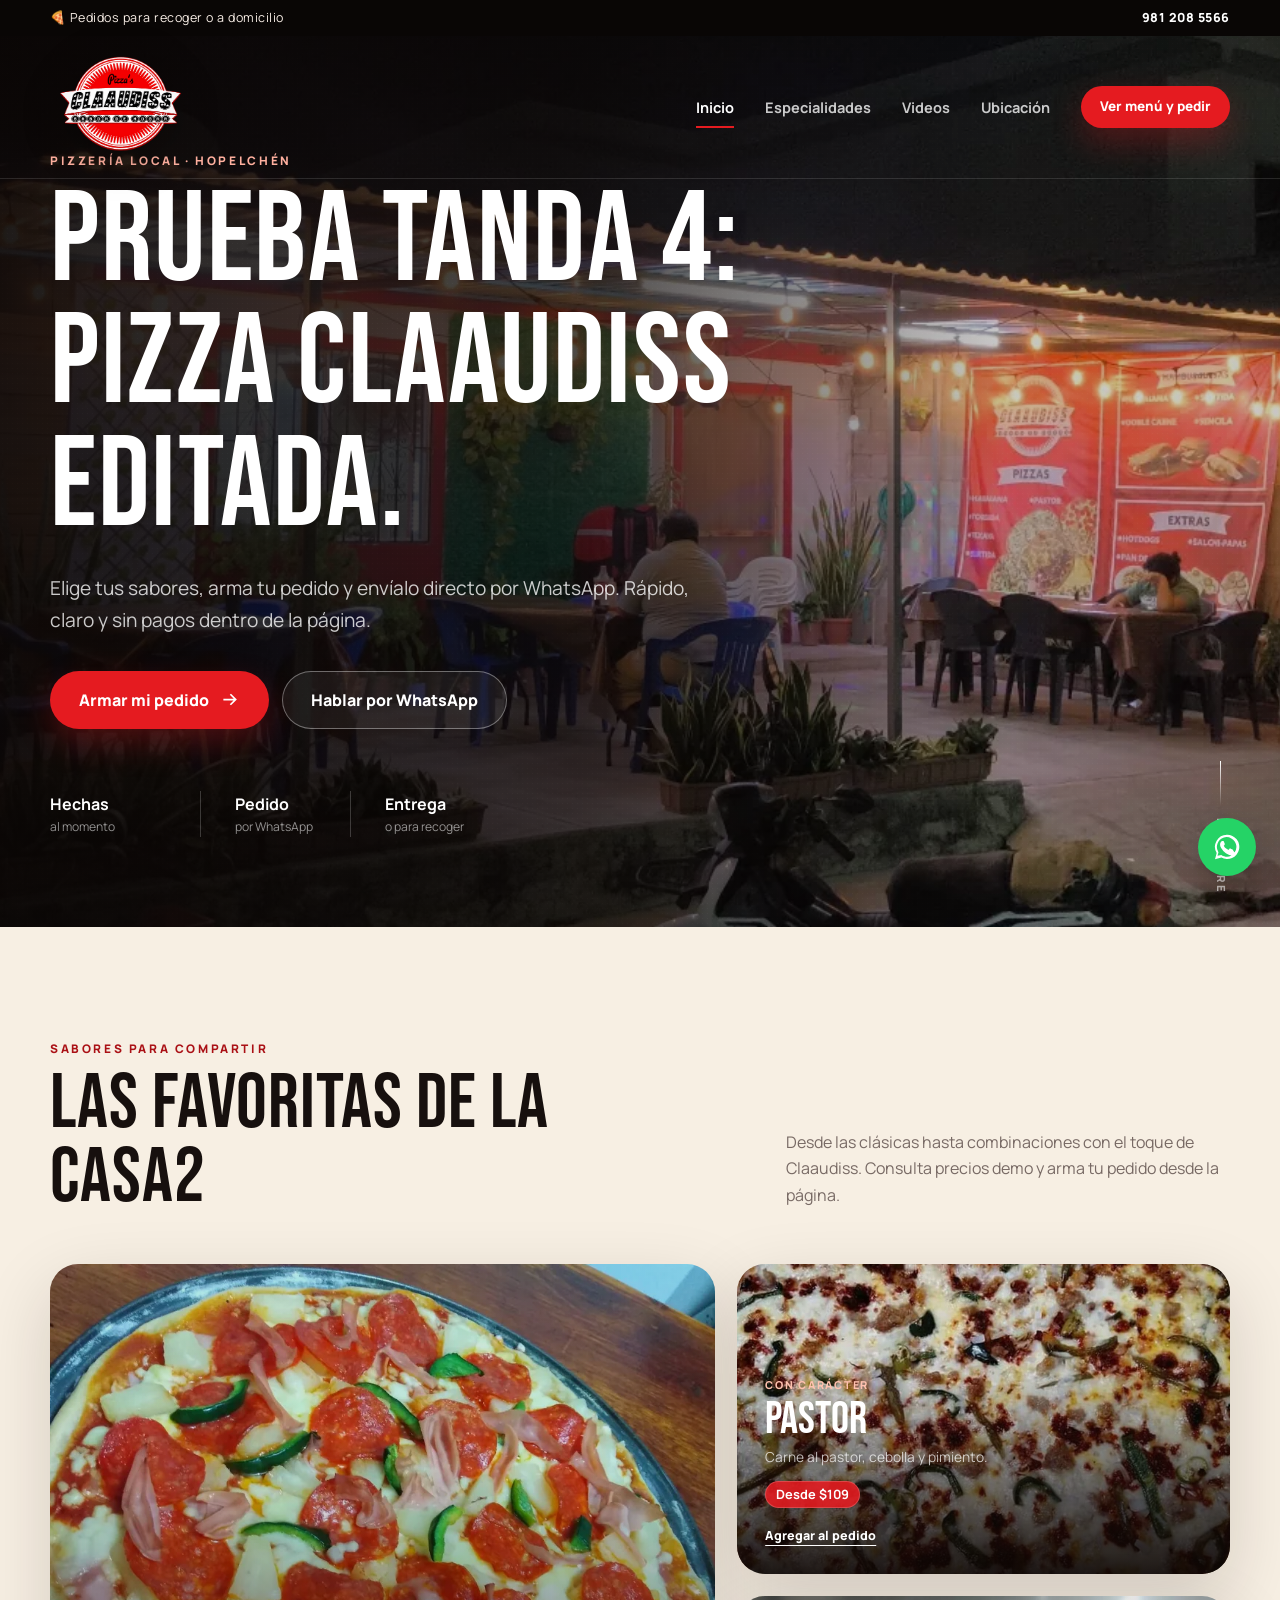
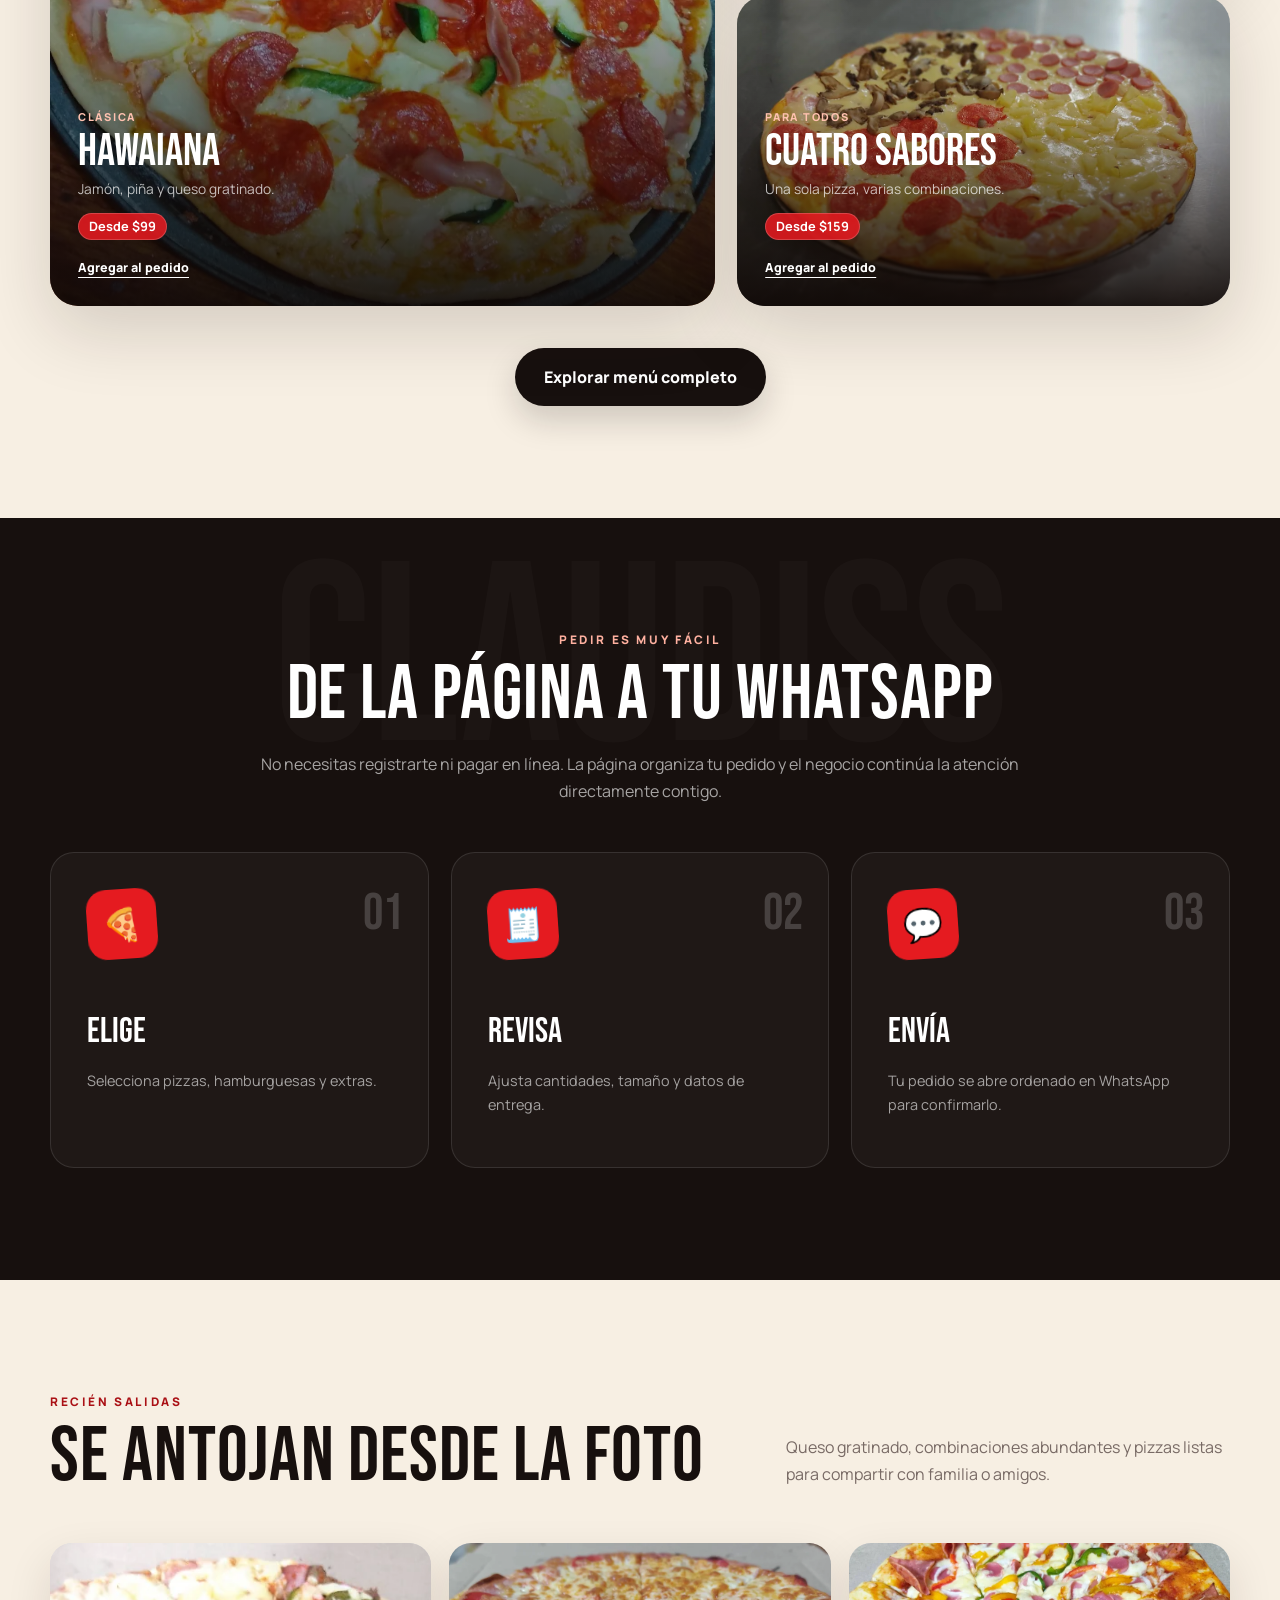
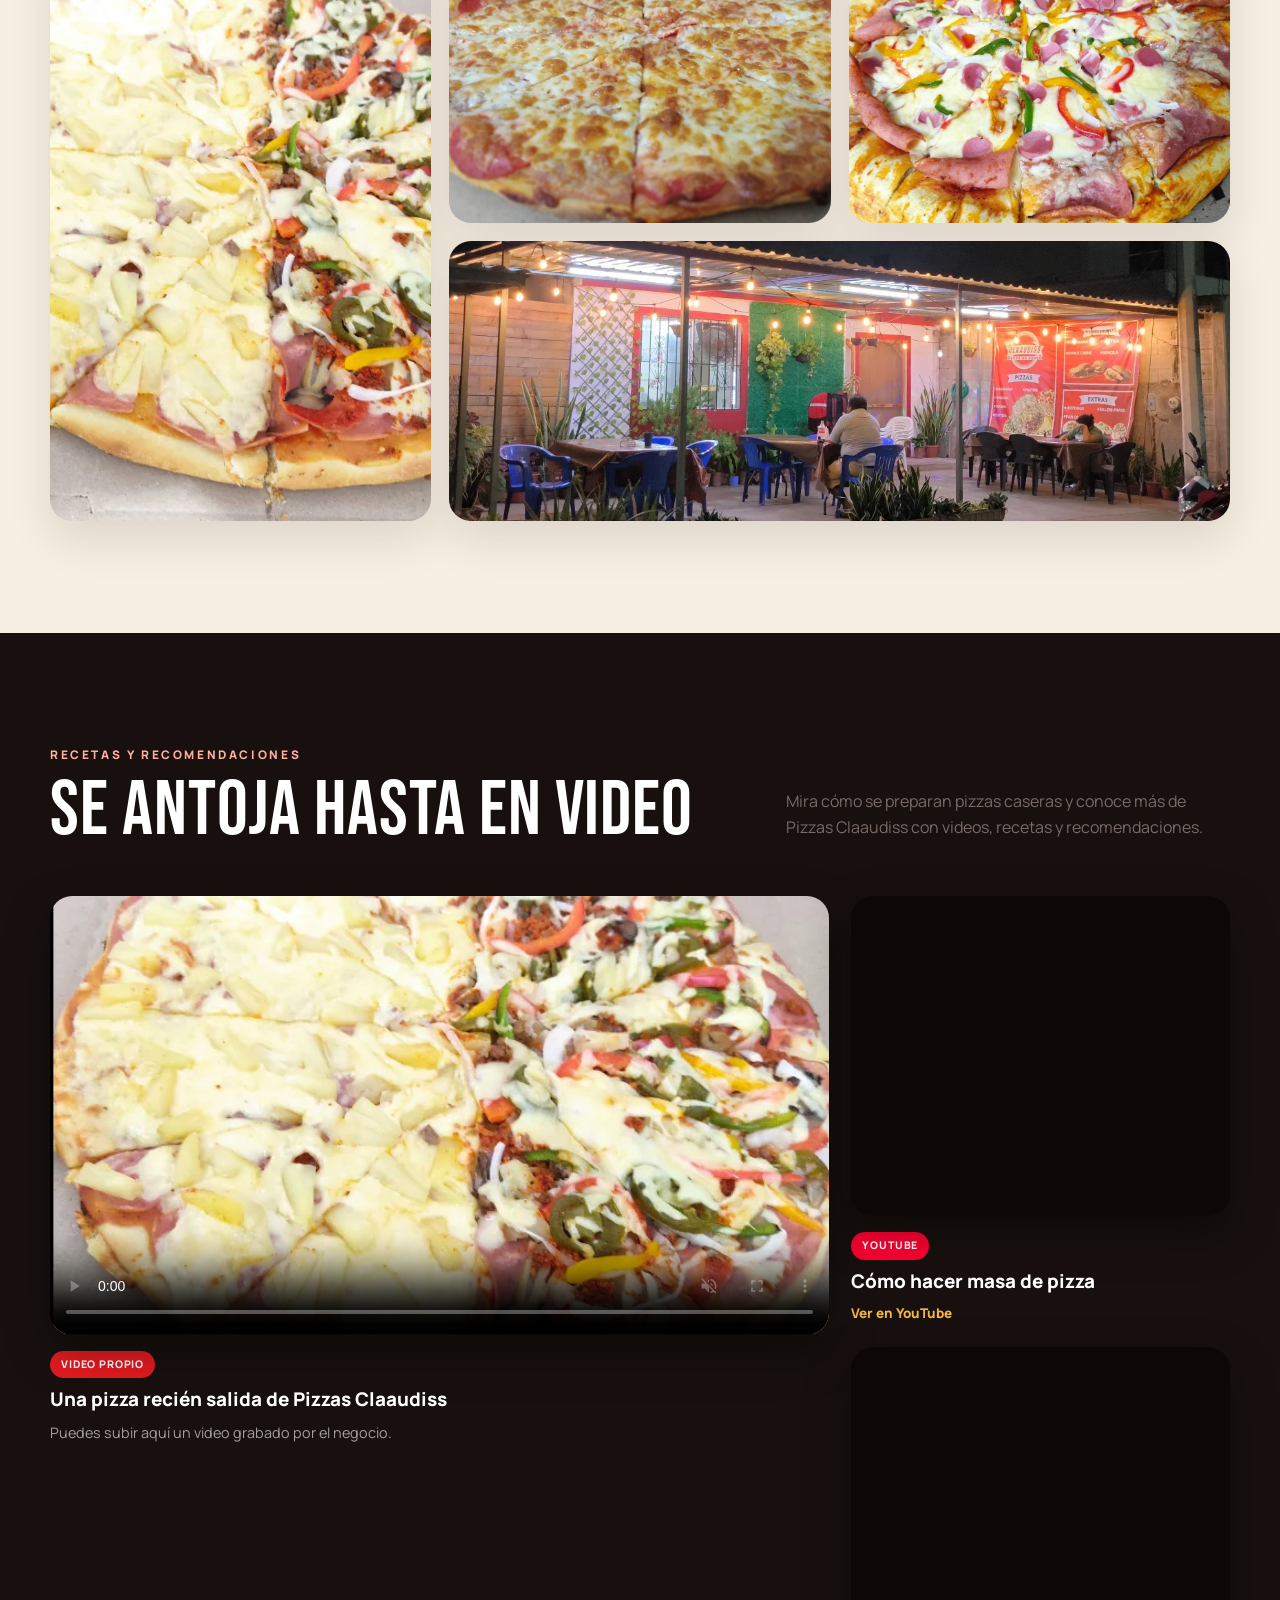
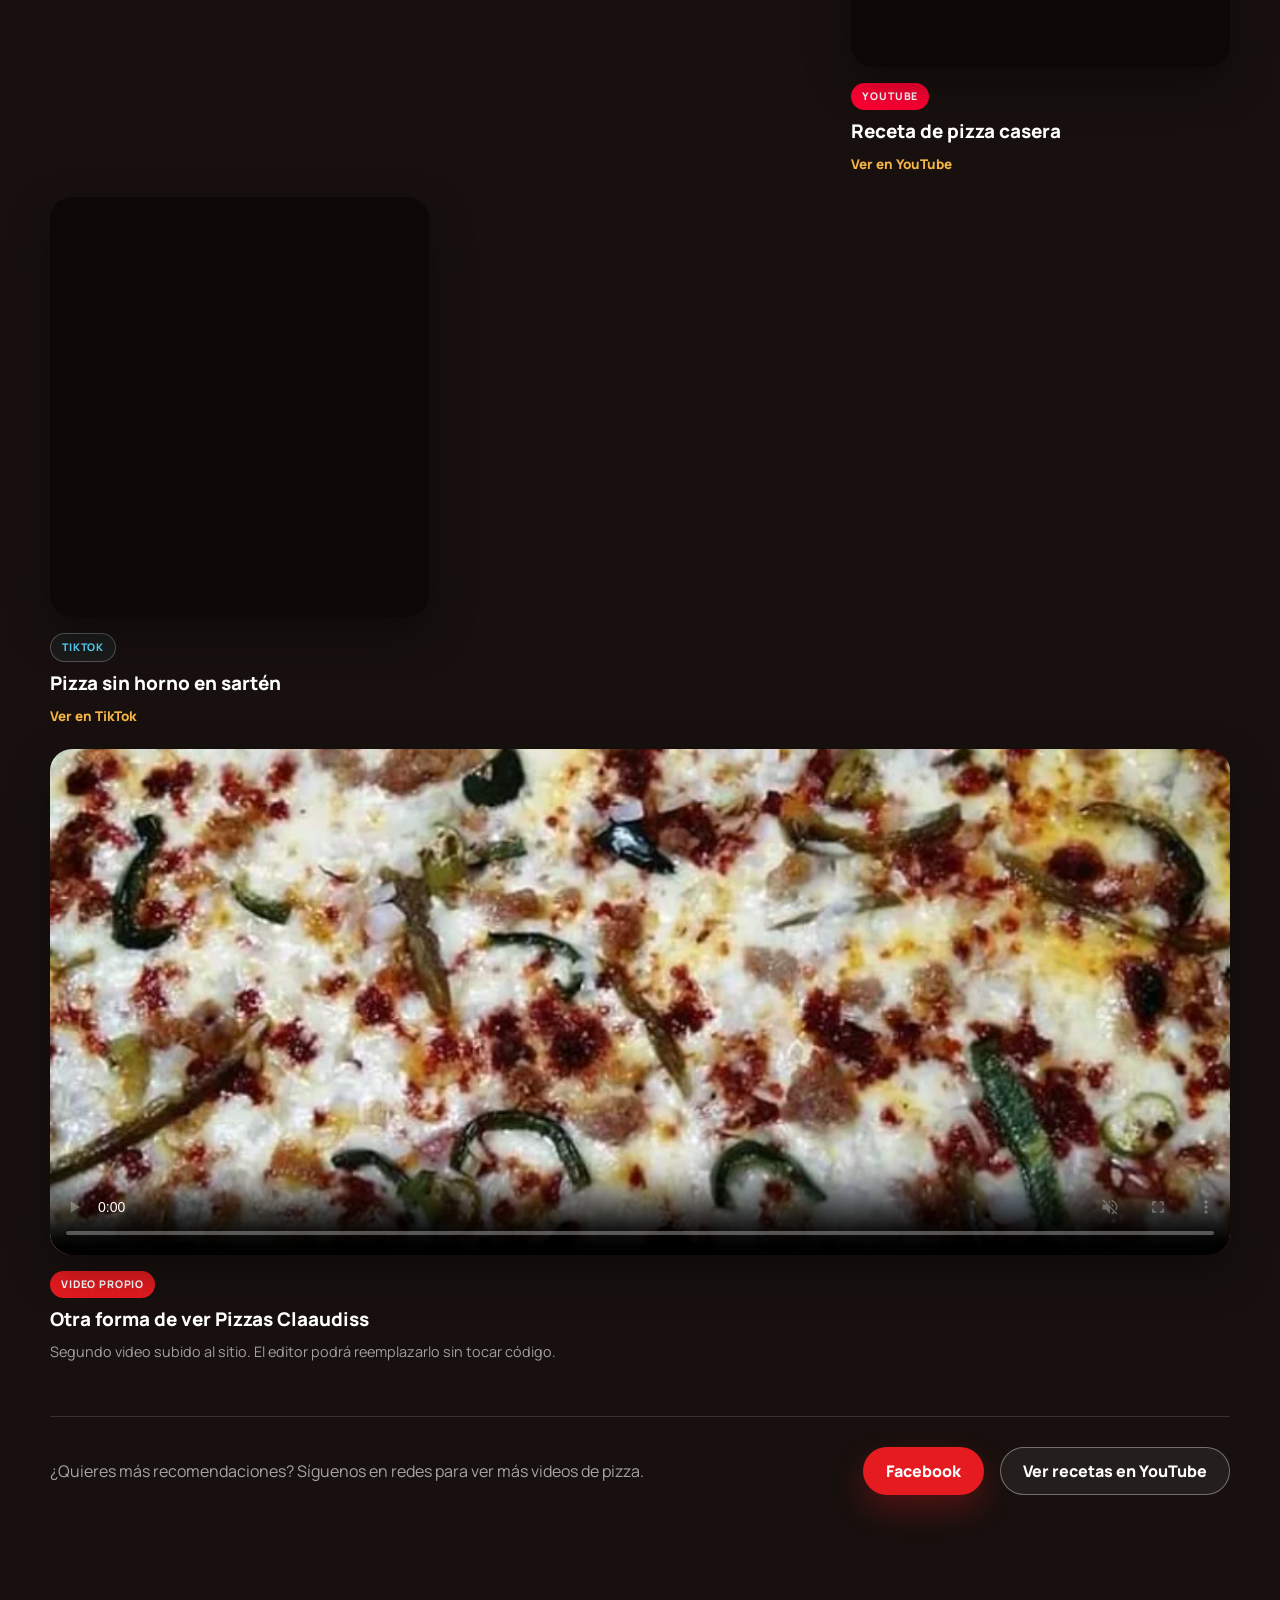
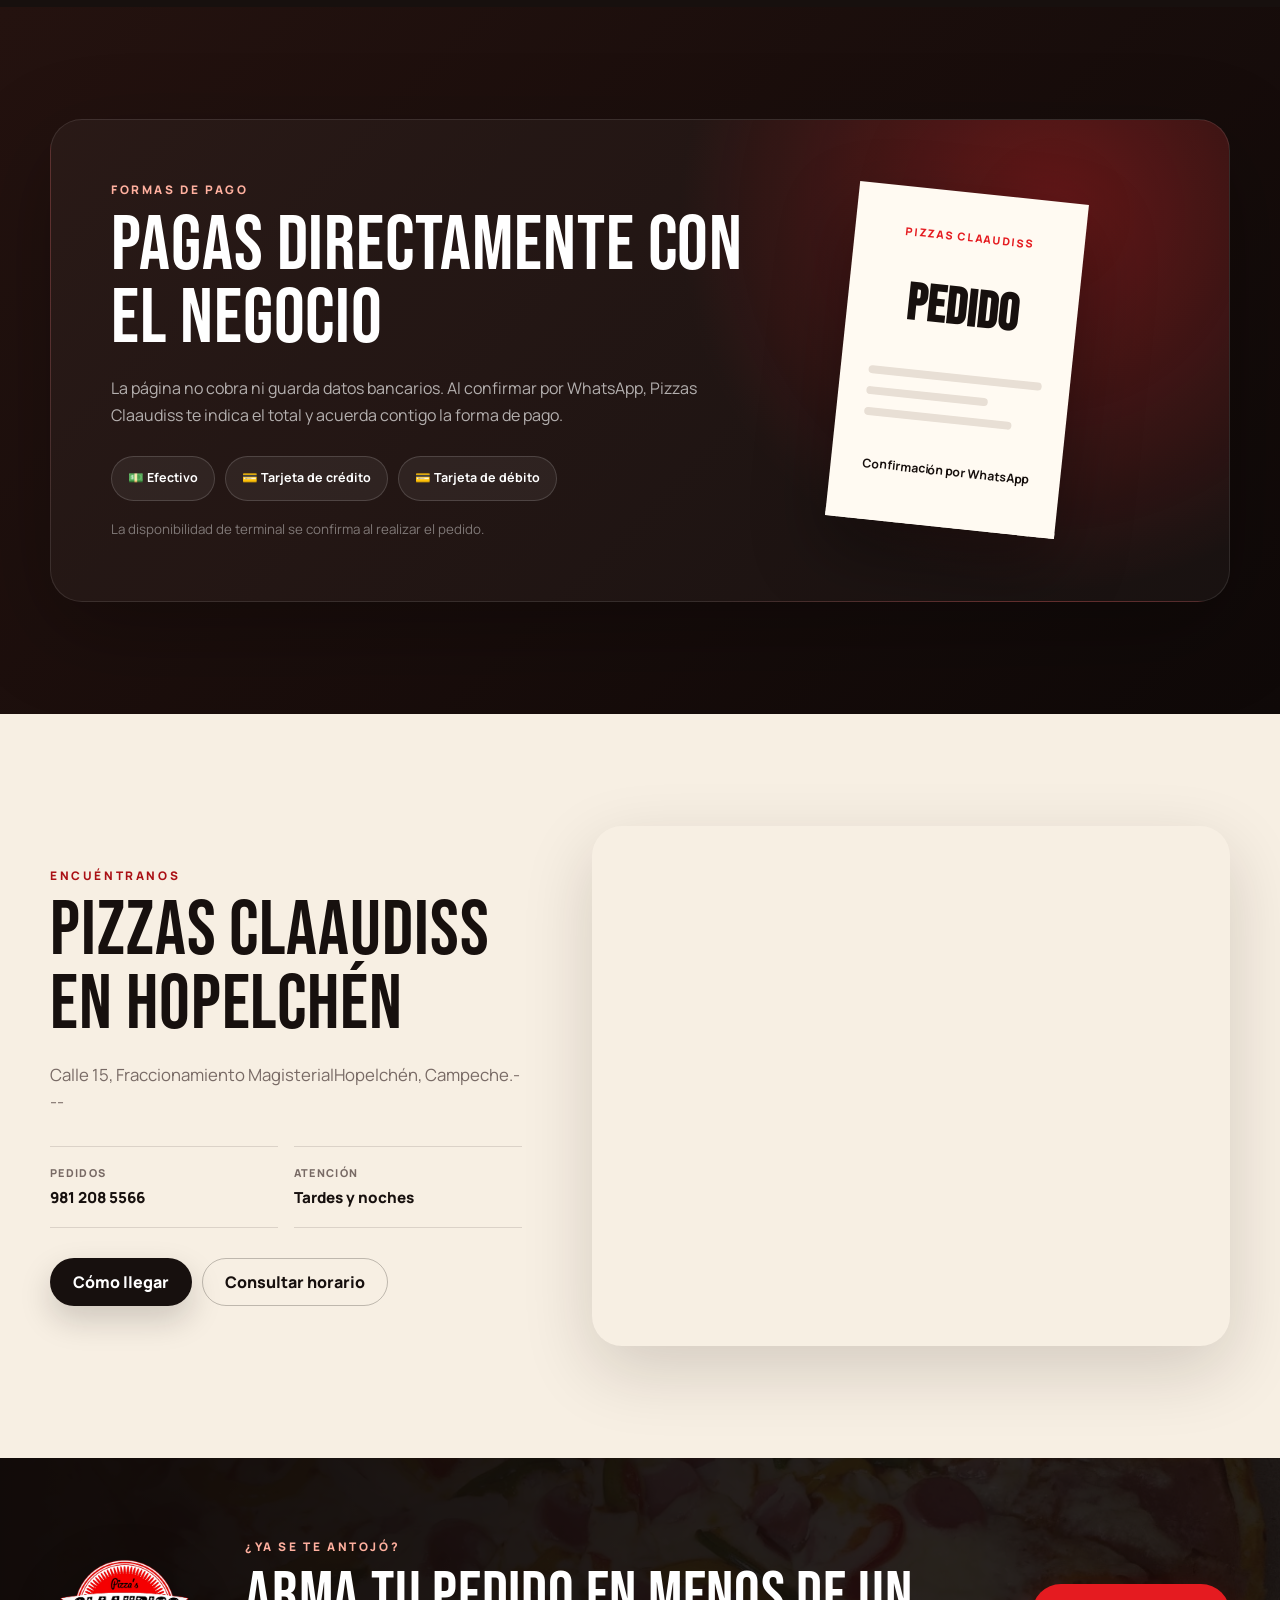
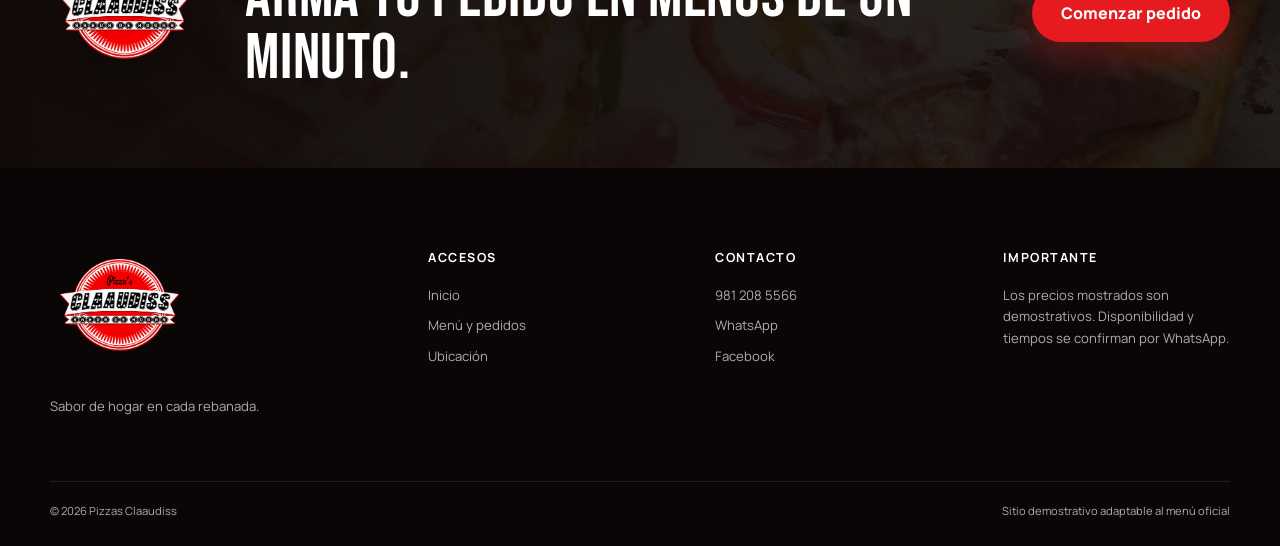
<file: index.html>
<!doctype html>
<html lang="es-MX"><head>
  <meta charset="utf-8">
  <meta name="viewport" content="width=device-width, initial-scale=1">
  <meta name="theme-color" content="#140d0b">
  <meta name="description" content="Pizzas Claaudiss en Hopelchén. Consulta el menú, arma tu pedido y envíalo directamente por WhatsApp.">
  <title>Pizzas Claaudiss | Sabor de hogar en Hopelchén</title>
  <link rel="icon" href="assets/img/favicon.png">
  <link rel="preconnect" href="https://fonts.googleapis.com">
  <link rel="preconnect" href="https://fonts.gstatic.com" crossorigin="">
  <link href="https://fonts.googleapis.com/css2?family=Bebas+Neue&amp;family=Manrope:wght@400;500;600;700;800&amp;display=swap" rel="stylesheet">
  <link rel="stylesheet" href="styles.css">
  <script defer="" src="site.js"></script>
  <script type="application/ld+json">
  {
    "@context": "https://schema.org",
    "@type": "PizzaPlace",
    "name": "Pizzas Claaudiss",
    "telephone": "+52 981 208 5566",
    "address": {
      "@type": "PostalAddress",
      "streetAddress": "Calle 15, Fraccionamiento Magisterial",
      "addressLocality": "Hopelchén",
      "addressRegion": "Campeche",
      "addressCountry": "MX"
    },
    "servesCuisine": ["Pizza", "Hamburguesas", "Comida rápida"],
    "hasMap": "https://www.google.com/maps/search/?api=1&query=19.750448,-89.8513169"
  }
  </script>
</head>
<body>
  <a class="skip-link" href="#contenido">Saltar al contenido</a>

  <div class="topbar">
    <div class="container topbar__inner">
      <span>🍕 Pedidos para recoger o a domicilio</span>
      <a href="tel:+5298128" data-eb-editable="link" data-eb-key="contact.phone">981 208 5566</a>
    </div>
  </div>

  <header class="site-header is-scrolled" id="inicio">
    <div class="container nav-wrap">
      <a class="brand" href="index.html" aria-label="Pizzas Claaudiss, inicio">
        <img src="assets/img/logo.webp" alt="Logotipo de Pizzas Claaudiss" data-eb-editable="image" data-eb-key="brand.logo">
      </a>
      <button class="nav-toggle" type="button" aria-expanded="false" aria-controls="main-nav" aria-label="Abrir menú">
        <span></span><span></span><span></span>
      </button>
      <nav class="main-nav" id="main-nav" aria-label="Navegación principal">
        <a class="is-active" href="index.html">Inicio</a>
        <a href="#especialidades">Especialidades</a>
        <a href="#videos">Videos</a>
        <a href="#ubicacion">Ubicación</a>
        <a class="btn btn--small btn--solid" href="menu.html">Ver menú y pedir</a>
      </nav>
    </div>
  </header>

  <main id="contenido">
    <section class="hero">
      <div class="hero__media" aria-hidden="true"></div>
      <div class="hero__grain" aria-hidden="true"></div>
      <div class="container hero__content reveal is-visible">
        <p class="eyebrow">Pizzería local · Hopelchén</p>
        <h1 data-eb-editable="text" data-eb-key="hero.title">Prueba Tanda 4: pizza claaudiss editada.</h1>
        <p class="hero__lead" data-eb-editable="text" data-eb-key="hero.subtitle">Elige tus sabores, arma tu pedido y envíalo directo por WhatsApp. Rápido, claro y sin pagos dentro de la página.</p>
        <div class="hero__actions">
          <a class="btn btn--solid btn--large" href="menu.html#nuevo-enlace-prueba" data-eb-editable="link" data-eb-key="hero.primary_button"><span>Armar mi pedido</span><svg viewBox="0 0 24 24" aria-hidden="true"><path d="M5 12h14M13 6l6 6-6 6"></path></svg></a>
          <a class="btn btn--ghost btn--large" href="https://wa.me/529812085566?text=Hola%20Pizzas%20Claaudiss%2C%20quisiera%20hacer%20un%20pedido." target="_blank" rel="noopener" data-eb-editable="link" data-eb-key="hero.whatsapp">Hablar por WhatsApp</a>
        </div>
        <div class="hero__proof">
          <div><strong>Hechas</strong><span>al momento</span></div>
          <div><strong>Pedido</strong><span>por WhatsApp</span></div>
          <div><strong>Entrega</strong><span>o para recoger</span></div>
        </div>
      </div>
      <a class="hero__scroll" href="#especialidades" aria-label="Bajar a especialidades"><span></span>Descubre</a>
    </section>

    <section class="section section--cream" id="especialidades">
      <div class="container">
        <div class="section-heading section-heading--split reveal is-visible">
          <div>
            <p class="eyebrow eyebrow--dark">Sabores para compartir</p>
            <h2 data-eb-editable="text" data-eb-key="features.heading">Las favoritas de la casa2</h2>
          </div>
          <p>Desde las clásicas hasta combinaciones con el toque de Claaudiss. Consulta precios demo y arma tu pedido desde la página.</p>
        </div>

        <div class="feature-grid">
          <article class="food-card food-card--wide reveal is-visible">
            <img src="assets/img/pizza-pepperoni-hawaiana.webp" alt="Pizza con pepperoni, jamón, piña y pimiento" loading="lazy">
            <div class="food-card__shade"></div>
            <div class="food-card__content">
              <span>Clásica</span>
              <h3>Hawaiana</h3>
              <p>Jamón, piña y queso gratinado.</p>
              <strong class="food-card__price">Desde $99</strong>
              <a href="menu.html#pizzas">Agregar al pedido</a>
            </div>
          </article>
          <article class="food-card reveal is-visible">
            <img src="assets/img/pizza-pastor.webp" alt="Pizza con carne al pastor y pimientos" loading="lazy">
            <div class="food-card__shade"></div>
            <div class="food-card__content">
              <span>Con carácter</span>
              <h3>Pastor</h3>
              <p>Carne al pastor, cebolla y pimiento.</p>
              <strong class="food-card__price">Desde $109</strong>
              <a href="menu.html#pizzas">Agregar al pedido</a>
            </div>
          </article>
          <article class="food-card reveal is-visible">
            <img src="assets/img/pizza-cuatro-sabores.webp" alt="Pizza dividida en cuatro sabores" loading="lazy">
            <div class="food-card__shade"></div>
            <div class="food-card__content">
              <span>Para todos</span>
              <h3>Cuatro sabores</h3>
              <p>Una sola pizza, varias combinaciones.</p>
              <strong class="food-card__price">Desde $159</strong>
              <a href="menu.html#pizzas">Agregar al pedido</a>
            </div>
          </article>
        </div>

        <div class="center-action reveal is-visible">
          <a class="btn btn--dark btn--large" href="menu.html">Explorar menú completo</a>
        </div>
      </div>
    </section>

    <section class="section section--dark process-section">
      <div class="container">
        <div class="section-heading section-heading--center reveal is-visible">
          <p class="eyebrow">Pedir es muy fácil</p>
          <h2>De la página a tu WhatsApp</h2>
          <p>No necesitas registrarte ni pagar en línea. La página organiza tu pedido y el negocio continúa la atención directamente contigo.</p>
        </div>
        <div class="steps">
          <article class="step reveal is-visible">
            <span class="step__number">01</span>
            <div class="step__icon">🍕</div>
            <h3>Elige</h3>
            <p>Selecciona pizzas, hamburguesas y extras.</p>
          </article>
          <article class="step reveal is-visible">
            <span class="step__number">02</span>
            <div class="step__icon">🧾</div>
            <h3>Revisa</h3>
            <p>Ajusta cantidades, tamaño y datos de entrega.</p>
          </article>
          <article class="step reveal is-visible">
            <span class="step__number">03</span>
            <div class="step__icon">💬</div>
            <h3>Envía</h3>
            <p>Tu pedido se abre ordenado en WhatsApp para confirmarlo.</p>
          </article>
        </div>
      </div>
    </section>

    <section class="section section--cream gallery-section">
      <div class="container">
        <div class="section-heading section-heading--split reveal is-visible">
          <div>
            <p class="eyebrow eyebrow--dark">Recién salidas</p>
            <h2>Se antojan desde la foto</h2>
          </div>
          <p>Queso gratinado, combinaciones abundantes y pizzas listas para compartir con familia o amigos.</p>
        </div>
        <div class="gallery">
          <figure class="gallery__item gallery__item--tall reveal is-visible"><img src="assets/img/pizza-mitad-mitad.webp" alt="Pizza mitad hawaiana y mitad especial" loading="lazy"></figure>
          <figure class="gallery__item reveal is-visible"><img src="assets/img/pizza-queso.webp" alt="Pizza de queso gratinado" loading="lazy"></figure>
          <figure class="gallery__item reveal is-visible"><img src="assets/img/pizza-mixta.webp" alt="Pizza mixta con jamón, salchicha y pimientos" loading="lazy"></figure>
          <figure class="gallery__item gallery__item--wide reveal is-visible"><img src="assets/img/local.webp" alt="Área de atención de Pizzas Claaudiss por la noche" loading="lazy"></figure>
        </div>
      </div>
    </section>

    <section class="section section--dark video-section" id="videos">
      <div class="container">
        <div class="section-heading section-heading--split reveal is-visible">
          <div>
            <p class="eyebrow">Recetas y recomendaciones</p>
            <h2 data-eb-editable="text" data-eb-key="video.heading" data-eb-role="title" data-eb-kind="heading" data-eb-section="video">Se antoja hasta en video</h2>
          </div>
          <p data-eb-editable="text" data-eb-key="video.description" data-eb-role="paragraph" data-eb-kind="description" data-eb-section="video">Mira cómo se preparan pizzas caseras y conoce más de Pizzas Claaudiss con videos, recetas y recomendaciones.</p>
        </div>

        <div class="video-grid">
          <article class="video-card video-card--main">
            <div class="video-frame">
              <video controls="" muted="" playsinline="" preload="metadata" poster="assets/img/pizza-mitad-mitad.webp" data-eb-editable="video_stream" data-eb-key="video.hero.file" data-eb-role="video" data-eb-kind="stream" data-eb-section="video" data-eb-aspect-ratio="16 / 9">
                <source src="assets/videos/pizza-closeup.mp4" type="video/mp4">
                Tu navegador no puede reproducir este video.
              </video>
              <img src="assets/img/pizza-mitad-mitad.webp" alt="Póster del video de pizza" data-eb-future="video_poster" data-eb-key="video.hero.poster" data-eb-role="poster" data-eb-kind="poster" data-eb-section="video" loading="lazy">
            </div>
            <div class="video-card__copy">
              <span class="video-tag">Video propio</span>
              <h3 data-eb-editable="text" data-eb-key="video.hero.title" data-eb-role="title" data-eb-kind="title" data-eb-section="video">Una pizza recién salida de Pizzas Claaudiss</h3>
              <p data-eb-editable="text" data-eb-key="video.hero.caption" data-eb-role="paragraph" data-eb-kind="caption" data-eb-section="video">Puedes subir aquí un video grabado por el negocio.</p>
            </div>
          </article>

          <article class="video-card">
            <div class="video-frame">
              <div data-eb-editable="video_embed" data-eb-key="video.embed.mass" data-eb-role="video" data-eb-kind="embed" data-eb-section="video" data-eb-value="%7B%22kind%22%3A%22video_embed%22%2C%22provider%22%3A%22youtube%22%2C%22url%22%3A%22https%3A%2F%2Fwww.youtube.com%2Fwatch%3Fv%3DTsDNMnly-Cc%22%2C%22title%22%3A%22C%C3%B3mo%20hacer%20masa%20de%20pizza%22%2C%22poster_url%22%3A%22%22%2C%22aspect_ratio%22%3A%2216%20%2F%209%22%2C%22autoplay%22%3Afalse%2C%22muted%22%3Afalse%2C%22loop%22%3Afalse%2C%22controls%22%3Atrue%7D">
                <iframe src="https://www.youtube.com/embed/TsDNMnly-Cc" title="Cómo hacer masa de pizza" loading="lazy" allow="accelerometer; autoplay; clipboard-write; encrypted-media; gyroscope; picture-in-picture; web-share" allowfullscreen=""></iframe>
              </div>
            </div>
            <div class="video-card__copy">
              <span class="video-tag video-tag--yt">YouTube</span>
              <h3 data-eb-editable="text" data-eb-key="video.embed.mass.title" data-eb-role="title" data-eb-kind="title" data-eb-section="video">Cómo hacer masa de pizza</h3>
              <a class="video-link" data-eb-editable="link" data-eb-key="video.embed.mass.url" data-eb-role="cta" data-eb-kind="embed" data-eb-section="video" href="https://www.youtube.com/watch?v=TsDNMnly-Cc" target="_blank" rel="noopener">Ver en YouTube</a>
            </div>
          </article>

          <article class="video-card">
            <div class="video-frame">
              <div data-eb-editable="video_embed" data-eb-key="video.embed.recipe" data-eb-role="video" data-eb-kind="embed" data-eb-section="video" data-eb-value="%7B%22kind%22%3A%22video_embed%22%2C%22provider%22%3A%22youtube%22%2C%22url%22%3A%22https%3A%2F%2Fwww.youtube.com%2Fwatch%3Fv%3DcrdtrzZj3fo%22%2C%22title%22%3A%22Receta%20de%20pizza%20casera%22%2C%22poster_url%22%3A%22%22%2C%22aspect_ratio%22%3A%2216%20%2F%209%22%2C%22autoplay%22%3Afalse%2C%22muted%22%3Afalse%2C%22loop%22%3Afalse%2C%22controls%22%3Atrue%7D">
                <iframe src="https://www.youtube.com/embed/crdtrzZj3fo" title="Receta de pizza casera" loading="lazy" allow="accelerometer; autoplay; clipboard-write; encrypted-media; gyroscope; picture-in-picture; web-share" allowfullscreen=""></iframe>
              </div>
            </div>
            <div class="video-card__copy">
              <span class="video-tag video-tag--yt">YouTube</span>
              <h3 data-eb-editable="text" data-eb-key="video.embed.recipe.title" data-eb-role="title" data-eb-kind="title" data-eb-section="video">Receta de pizza casera</h3>
              <a class="video-link" data-eb-editable="link" data-eb-key="video.embed.recipe.url" data-eb-role="cta" data-eb-kind="embed" data-eb-section="video" href="https://www.youtube.com/watch?v=crdtrzZj3fo" target="_blank" rel="noopener">Ver en YouTube</a>
            </div>
          </article>

          <article class="video-card">
            <div class="video-frame video-frame--tall">
              <div data-eb-editable="video_embed" data-eb-key="video.embed.tiktok" data-eb-role="video" data-eb-kind="embed" data-eb-section="video" data-eb-value="%7B%22kind%22%3A%22video_embed%22%2C%22provider%22%3A%22external%22%2C%22url%22%3A%22https%3A%2F%2Fwww.tiktok.com%2F%40beatrizcontreras31%2Fvideo%2F7523395747539143967%22%2C%22title%22%3A%22Pizza%20sin%20horno%20en%20sart%C3%A9n%22%2C%22poster_url%22%3A%22%22%2C%22aspect_ratio%22%3A%229%20%2F%2016%22%2C%22autoplay%22%3Afalse%2C%22muted%22%3Afalse%2C%22loop%22%3Afalse%2C%22controls%22%3Atrue%7D">
                <iframe src="https://www.tiktok.com/embed/v2/7523395747539143967" title="Pizza sin horno en TikTok" loading="lazy" allowfullscreen=""></iframe>
              </div>
            </div>
            <div class="video-card__copy">
              <span class="video-tag video-tag--tt">TikTok</span>
              <h3 data-eb-editable="text" data-eb-key="video.embed.tiktok.title" data-eb-role="title" data-eb-kind="title" data-eb-section="video">Pizza sin horno en sartén</h3>
              <a class="video-link" data-eb-editable="link" data-eb-key="video.embed.tiktok.url" data-eb-role="cta" data-eb-kind="embed" data-eb-section="video" href="https://www.tiktok.com/@beatrizcontreras31/video/7523395747539143967" target="_blank" rel="noopener">Ver en TikTok</a>
            </div>
          </article>

          <article class="video-card video-card--wide">
            <div class="video-frame video-frame--wide">
              <video controls="" muted="" playsinline="" preload="metadata" poster="assets/img/pizza-pastor.webp" data-eb-editable="video_stream" data-eb-key="video.extra.file" data-eb-role="video" data-eb-kind="stream" data-eb-section="video" data-eb-aspect-ratio="16 / 9">
                <source src="assets/videos/pizza-pepperoni.mp4" type="video/mp4">
                Tu navegador no puede reproducir este video.
              </video>
              <img src="assets/img/pizza-pastor.webp" alt="Póster del segundo video" data-eb-future="video_poster" data-eb-key="video.extra.poster" data-eb-role="poster" data-eb-kind="poster" data-eb-section="video" loading="lazy">
            </div>
            <div class="video-card__copy">
              <span class="video-tag">Video propio</span>
              <h3 data-eb-editable="text" data-eb-key="video.extra.title" data-eb-role="title" data-eb-kind="title" data-eb-section="video">Otra forma de ver Pizzas Claaudiss</h3>
              <p data-eb-editable="text" data-eb-key="video.extra.caption" data-eb-role="paragraph" data-eb-kind="caption" data-eb-section="video">Segundo video subido al sitio. El editor podrá reemplazarlo sin tocar código.</p>
            </div>
          </article>
        </div>

        <div class="video-cta">
          <p data-eb-editable="text" data-eb-key="video.footer_note" data-eb-role="paragraph" data-eb-kind="note" data-eb-section="video">¿Quieres más recomendaciones? Síguenos en redes para ver más videos de pizza.</p>
          <a class="btn btn--solid" data-eb-editable="link" data-eb-key="video.social_facebook" data-eb-role="cta" data-eb-kind="social" data-eb-section="video" href="https://www.facebook.com/p/Pizzas-Claaudiss-100063816780151/" target="_blank" rel="noopener">Facebook</a>
          <a class="btn btn--ghost" data-eb-editable="link" data-eb-key="video.social_youtube" data-eb-role="cta" data-eb-kind="social" data-eb-section="video" href="https://www.youtube.com/results?search_query=pizza+casera" target="_blank" rel="noopener">Ver recetas en YouTube</a>
        </div>
      </div>
    </section>

    <section class="section payment-section">
      <div class="container payment-card reveal is-visible">
        <div class="payment-card__content">
          <p class="eyebrow">Formas de pago</p>
          <h2>Pagas directamente con el negocio</h2>
          <p>La página no cobra ni guarda datos bancarios. Al confirmar por WhatsApp, Pizzas Claaudiss te indica el total y acuerda contigo la forma de pago.</p>
          <div class="payment-pills" aria-label="Métodos de pago aceptados">
            <span>💵 Efectivo</span>
            <span>💳 Tarjeta de crédito</span>
            <span>💳 Tarjeta de débito</span>
          </div>
          <small>La disponibilidad de terminal se confirma al realizar el pedido.</small>
        </div>
        <div class="payment-card__visual" aria-hidden="true">
          <div class="receipt">
            <span>PIZZAS CLAAUDISS</span>
            <strong>PEDIDO</strong>
            <i></i><i></i><i></i>
            <b>Confirmación por WhatsApp</b>
          </div>
        </div>
      </div>
    </section>

    <section class="section section--cream" id="ubicacion">
      <div class="container location-grid">
        <div class="location-copy reveal is-visible">
          <p class="eyebrow eyebrow--dark">Encuéntranos</p>
          <h2>Pizzas Claaudiss en Hopelchén</h2>
          <p class="location-address" data-eb-editable="text" data-eb-key="contact.address">Calle 15, Fraccionamiento MagisterialHopelchén, Campeche.---</p>
          <div class="location-info">
            <div><span>Pedidos</span><a href="tel:+5298128" data-eb-editable="link" data-eb-key="contact.phone">981 208 5566</a></div>
            <div><span>Atención</span><strong>Tardes y noches</strong></div>
          </div>
          <div class="location-actions">
            <a class="btn btn--dark" href="https://www.google.com/maps/dir/?api=1&amp;destination=19.750448,-89.8513169" target="_blank" rel="noopener">Cómo llegar</a>
            <a class="btn btn--outline-dark" href="https://wa.me/529812085566?text=Hola%20Pizzas%20Claaudiss%2C%20quisiera%20consultar%20el%20horario%20de%20hoy." target="_blank" rel="noopener">Consultar horario</a>
          </div>
        </div>
        <div class="map-card reveal is-visible">
          <iframe src="https://www.google.com/maps/embed?pb=!1m18!1m12!1m3!1d938.7776915849759!2d-89.8513169!3d19.750448!2m3!1f0!2f0!3f0!3m2!1i1024!2i768!4f13.1!3m3!1m2!1s0x8f57fbfd2d07350f%3A0x61b3d250457af734!2sPizzas%20Claaudiss!5e0!3m2!1ses-419!2smx!4v1784488268547!5m2!1ses-419!2smx" width="600" height="450" style="border:0;" allowfullscreen="" loading="lazy" referrerpolicy="strict-origin-when-cross-origin" title="Mapa de Pizzas Claaudiss"></iframe>
        </div>
      </div>
    </section>

    <section class="final-cta">
      <div class="final-cta__bg" aria-hidden="true"></div>
      <div class="container final-cta__content reveal is-visible">
        <img src="assets/img/logo.webp" alt="" aria-hidden="true">
        <div>
          <p class="eyebrow">¿Ya se te antojó?</p>
          <h2>Arma tu pedido en menos de un minuto.</h2>
        </div>
        <a class="btn btn--solid btn--large" href="menu.html">Comenzar pedido</a>
      </div>
    </section>
  </main>

  <footer class="footer">
    <div class="container footer__grid">
      <div class="footer__brand">
        <img src="assets/img/logo.webp" alt="Pizzas Claaudiss">
        <p>Sabor de hogar en cada rebanada.</p>
      </div>
      <div>
        <h3>Accesos</h3>
        <a href="index.html">Inicio</a>
        <a href="menu.html">Menú y pedidos</a>
        <a href="#ubicacion">Ubicación</a>
      </div>
      <div>
        <h3>Contacto</h3>
        <a href="tel:+5298128" data-eb-editable="link" data-eb-key="contact.phone">981 208 5566</a>
        <a href="https://wa.me/529812085566" target="_blank" rel="noopener">WhatsApp</a>
        <a href="https://www.facebook.com/p/Pizzas-Claaudiss-100063816780151/" target="_blank" rel="noopener">Facebook</a>
      </div>
      <div>
        <h3>Importante</h3>
        <p>Los precios mostrados son demostrativos. Disponibilidad y tiempos se confirman por WhatsApp.</p>
      </div>
    </div>
    <div class="container footer__bottom">
      <span>© <span data-current-year="">2026</span> Pizzas Claaudiss</span>
      <span>Sitio demostrativo adaptable al menú oficial</span>
    </div>
  </footer>

  <a class="wa-float" href="https://wa.me/529812085566?text=Hola%20Pizzas%20Claaudiss%2C%20quisiera%20hacer%20un%20pedido." target="_blank" rel="noopener" aria-label="Escribir por WhatsApp">
    <svg viewBox="0 0 32 32" aria-hidden="true"><path d="M16 3a12.8 12.8 0 0 0-11 19.4L3.2 29l6.8-1.8A12.9 12.9 0 1 0 16 3Zm0 23.3c-2 0-4-.6-5.7-1.6l-.4-.2-4 .9 1-3.9-.3-.4A10.4 10.4 0 1 1 16 26.3Zm5.7-7.8c-.3-.2-1.8-.9-2.1-1-.3-.1-.5-.2-.7.2-.2.3-.8 1-.9 1.2-.2.2-.4.2-.7.1-2-.9-3.3-1.7-4.6-4-.3-.6.3-.5.9-1.7.1-.2 0-.5 0-.7l-1-2.4c-.3-.6-.6-.5-.9-.5H11c-.3 0-.7.1-1 .5-.4.4-1.4 1.4-1.4 3.4 0 2 1.5 4 1.7 4.3.2.3 2.9 4.4 7 6.2 2.6 1.1 3.6 1.2 4.9 1 1.5-.2 1.8-.9 2-1.7.2-.8.2-1.5.1-1.7-.1-.2-.3-.3-.6-.4Z"></path></svg>
  </a>


</body></html>
</file>
<file: styles.css>
:root {
  --ink: #17100e;
  --ink-soft: #33231f;
  --cream: #f7efe3;
  --cream-2: #fffaf2;
  --paper: #fffdf9;
  --red: #e51b20;
  --red-deep: #aa1015;
  --gold: #f4b544;
  --green: #1fa855;
  --muted: #786a65;
  --line: rgba(36, 22, 18, .13);
  --shadow: 0 24px 70px rgba(31, 17, 13, .16);
  --radius: 28px;
  --container: min(1180px, calc(100% - 40px));
}

* { box-sizing: border-box; }
html { scroll-behavior: smooth; }
body {
  margin: 0;
  color: var(--ink);
  background: var(--cream);
  font-family: "Manrope", system-ui, -apple-system, BlinkMacSystemFont, "Segoe UI", sans-serif;
  line-height: 1.65;
  -webkit-font-smoothing: antialiased;
}
body.nav-open, body.cart-open, body.modal-open { overflow: hidden; }
img { display: block; max-width: 100%; }
a { color: inherit; text-decoration: none; }
button, input, textarea, select { font: inherit; }
button { cursor: pointer; }
.container { width: var(--container); margin-inline: auto; }
.skip-link { position: fixed; left: 16px; top: -60px; z-index: 1000; background: #fff; padding: 10px 16px; border-radius: 10px; }
.skip-link:focus { top: 16px; }

.topbar { background: #090605; color: #f8eee6; font-size: .78rem; letter-spacing: .04em; }
.topbar__inner { min-height: 36px; display: flex; align-items: center; justify-content: space-between; gap: 20px; }
.topbar a { font-weight: 800; color: #fff; }

.site-header {
  position: absolute;
  inset: 36px 0 auto;
  z-index: 50;
  border-bottom: 1px solid rgba(255,255,255,.12);
  transition: .3s ease;
}
.site-header--solid { position: sticky; top: 0; inset: auto; background: rgba(17, 10, 8, .96); border-bottom-color: rgba(255,255,255,.1); }
.site-header.is-scrolled:not(.site-header--solid) { position: fixed; top: 0; inset: 0 0 auto; background: rgba(17, 10, 8, .94); backdrop-filter: blur(14px); box-shadow: 0 10px 40px rgba(0,0,0,.24); }
.nav-wrap { min-height: 84px; display: flex; align-items: center; justify-content: space-between; gap: 30px; }
.brand { flex: 0 0 auto; width: 142px; filter: drop-shadow(0 8px 20px rgba(0,0,0,.28)); }
.main-nav { display: flex; align-items: center; gap: 31px; color: #fff; font-size: .91rem; font-weight: 700; }
.main-nav > a:not(.btn) { position: relative; padding: 30px 0; color: rgba(255,255,255,.78); transition: color .2s; }
.main-nav > a:not(.btn)::after { content: ""; position: absolute; left: 0; right: 100%; bottom: 21px; height: 2px; background: var(--red); transition: right .25s ease; }
.main-nav > a:hover, .main-nav > a.is-active { color: #fff; }
.main-nav > a:hover::after, .main-nav > a.is-active::after { right: 0; }
.nav-toggle { display: none; width: 46px; height: 46px; border: 1px solid rgba(255,255,255,.2); border-radius: 50%; background: rgba(255,255,255,.06); padding: 12px; }
.nav-toggle span { display: block; height: 2px; background: #fff; margin: 4px 0; border-radius: 2px; transition: .2s; }

.btn { display: inline-flex; align-items: center; justify-content: center; gap: 10px; min-height: 48px; padding: 0 22px; border-radius: 999px; border: 1px solid transparent; font-weight: 800; line-height: 1; transition: transform .2s, box-shadow .2s, background .2s, border-color .2s; }
.btn:hover { transform: translateY(-2px); }
.btn svg { width: 21px; height: 21px; fill: none; stroke: currentColor; stroke-width: 2; }
.btn--small { min-height: 42px; padding-inline: 18px; font-size: .84rem; }
.btn--large { min-height: 58px; padding-inline: 28px; }
.btn--solid { color: #fff; background: var(--red); box-shadow: 0 14px 32px rgba(229,27,32,.28); }
.btn--solid:hover { background: #f1282d; box-shadow: 0 18px 40px rgba(229,27,32,.36); }
.btn--ghost { color: #fff; border-color: rgba(255,255,255,.36); background: rgba(255,255,255,.06); }
.btn--ghost:hover { background: rgba(255,255,255,.13); border-color: rgba(255,255,255,.55); }
.btn--dark { color: #fff; background: var(--ink); box-shadow: 0 14px 32px rgba(23,16,14,.18); }
.btn--dark:hover { background: #2c1d19; }
.btn--outline-dark { color: var(--ink); border-color: rgba(23,16,14,.25); background: transparent; }
.btn--outline-dark:hover { border-color: var(--ink); background: rgba(23,16,14,.04); }

.eyebrow { margin: 0 0 10px; color: #ffb09f; font-size: .74rem; font-weight: 800; letter-spacing: .22em; text-transform: uppercase; }
.eyebrow--dark { color: var(--red-deep); }
h1, h2, h3, p { margin-top: 0; }
h1, h2 { font-family: "Bebas Neue", Impact, sans-serif; font-weight: 400; letter-spacing: .012em; line-height: .96; }
h1 em, h2 em { color: var(--red); font-style: normal; }
h2 { margin-bottom: 18px; font-size: clamp(3rem, 6vw, 5.6rem); }

.hero { position: relative; min-height: 790px; display: grid; align-items: center; overflow: hidden; color: #fff; background: #130c09; }
.hero__media { position: absolute; inset: 0; background: linear-gradient(90deg, rgba(10,6,5,.92) 0%, rgba(10,6,5,.72) 46%, rgba(10,6,5,.22) 78%), url("assets/img/local.webp") center/cover no-repeat; transform: scale(1.02); }
.hero__grain { position: absolute; inset: 0; opacity: .18; background-image: radial-gradient(rgba(255,255,255,.5) .6px, transparent .7px); background-size: 5px 5px; mix-blend-mode: soft-light; }
.hero__content { position: relative; z-index: 2; padding-top: 115px; padding-bottom: 90px; }
.hero h1 { max-width: 770px; margin-bottom: 24px; font-size: clamp(4.8rem, 10vw, 9.4rem); }
.hero__lead { max-width: 640px; margin-bottom: 34px; color: rgba(255,255,255,.78); font-size: clamp(1rem, 1.8vw, 1.2rem); }
.hero__actions { display: flex; flex-wrap: wrap; gap: 13px; }
.hero__proof { display: flex; gap: 0; margin-top: 62px; }
.hero__proof > div { min-width: 150px; padding: 0 34px; border-left: 1px solid rgba(255,255,255,.2); }
.hero__proof > div:first-child { padding-left: 0; border-left: 0; }
.hero__proof strong, .hero__proof span { display: block; }
.hero__proof strong { font-size: 1rem; }
.hero__proof span { color: rgba(255,255,255,.55); font-size: .76rem; }
.hero__scroll { position: absolute; z-index: 3; right: max(28px, calc((100vw - 1180px)/2)); bottom: 34px; display: flex; align-items: center; gap: 12px; color: rgba(255,255,255,.65); font-size: .7rem; font-weight: 800; letter-spacing: .16em; text-transform: uppercase; writing-mode: vertical-rl; }
.hero__scroll span { width: 1px; height: 45px; background: linear-gradient(#fff, transparent); }

.section { padding: 112px 0; }
.section--cream { background: var(--cream); }
.section--dark { color: #fff; background: var(--ink); }
.section-heading { margin-bottom: 48px; }
.section-heading--split { display: grid; grid-template-columns: 1.2fr .8fr; align-items: end; gap: 70px; }
.section-heading--split h2 { margin-bottom: 0; }
.section-heading--split > p { margin-bottom: 8px; color: var(--muted); }
.section-heading--center { max-width: 760px; margin-inline: auto; text-align: center; }
.section-heading--center > p:last-child { color: rgba(255,255,255,.62); }

.feature-grid { display: grid; grid-template-columns: 1.35fr 1fr; grid-template-rows: repeat(2, 310px); gap: 22px; }
.food-card { position: relative; min-height: 300px; overflow: hidden; border-radius: var(--radius); box-shadow: var(--shadow); color: #fff; }
.food-card--wide { grid-row: 1 / 3; }
.food-card img { width: 100%; height: 100%; object-fit: cover; transition: transform .7s cubic-bezier(.2,.7,.2,1); }
.food-card:hover img { transform: scale(1.065); }
.food-card__shade { position: absolute; inset: 0; background: linear-gradient(0deg, rgba(14,7,5,.92) 0%, rgba(14,7,5,.1) 68%); }
.food-card__content { position: absolute; inset: auto 28px 27px; }
.food-card__content span { color: #ffc1af; font-size: .68rem; font-weight: 800; letter-spacing: .16em; text-transform: uppercase; }
.food-card__content h3 { margin: 2px 0 3px; font-family: "Bebas Neue", sans-serif; font-size: 2.8rem; font-weight: 400; line-height: 1; }
.food-card__content p { margin-bottom: 12px; color: rgba(255,255,255,.72); font-size: .86rem; }
.food-card__price { display: block; width: fit-content; margin-bottom: 13px; padding: 6px 10px; border: 1px solid rgba(255,255,255,.18); border-radius: 999px; color: #fff; background: rgba(229,27,32,.88); font-size: .8rem; line-height: 1; }
.food-card__content a { font-size: .78rem; font-weight: 800; text-decoration: underline; text-underline-offset: 5px; }
.center-action { margin-top: 42px; text-align: center; }

.process-section { position: relative; overflow: hidden; }
.process-section::before { content: "CLAUDISS"; position: absolute; left: 50%; top: 18px; transform: translateX(-50%); color: rgba(255,255,255,.025); font-family: "Bebas Neue", sans-serif; font-size: 20vw; line-height: 1; }
.steps { position: relative; display: grid; grid-template-columns: repeat(3, 1fr); gap: 22px; }
.step { position: relative; min-height: 290px; padding: 36px; border: 1px solid rgba(255,255,255,.11); border-radius: 24px; background: rgba(255,255,255,.035); }
.step__number { position: absolute; right: 25px; top: 19px; color: rgba(255,255,255,.18); font-family: "Bebas Neue", sans-serif; font-size: 3.2rem; }
.step__icon { display: grid; place-items: center; width: 70px; height: 70px; margin-bottom: 44px; border-radius: 20px; background: var(--red); font-size: 2rem; transform: rotate(-4deg); }
.step h3 { margin-bottom: 8px; font-family: "Bebas Neue", sans-serif; font-size: 2.2rem; font-weight: 400; }
.step p { color: rgba(255,255,255,.6); font-size: .9rem; }

.gallery { display: grid; grid-template-columns: repeat(3, 1fr); grid-auto-rows: 280px; gap: 18px; }
.gallery__item { margin: 0; overflow: hidden; border-radius: 22px; background: #ddd; box-shadow: 0 18px 45px rgba(40,23,18,.12); }
.gallery__item--tall { grid-row: span 2; }
.gallery__item--wide { grid-column: span 2; }
.gallery img { width: 100%; height: 100%; object-fit: cover; transition: transform .7s ease; }
.gallery__item:hover img { transform: scale(1.045); }

.payment-section { color: #fff; background: linear-gradient(135deg, #24120f, #0f0908); }
.payment-card { display: grid; grid-template-columns: 1.2fr .8fr; align-items: center; min-height: 470px; padding: 60px; overflow: hidden; border: 1px solid rgba(255,255,255,.1); border-radius: 32px; background: radial-gradient(circle at 85% 20%, rgba(229,27,32,.35), transparent 35%), rgba(255,255,255,.035); box-shadow: 0 28px 90px rgba(0,0,0,.28); }
.payment-card__content { max-width: 700px; }
.payment-card h2 { font-size: clamp(3.2rem, 6vw, 5.2rem); }
.payment-card__content > p:not(.eyebrow) { color: rgba(255,255,255,.66); }
.payment-pills { display: flex; flex-wrap: wrap; gap: 10px; margin: 28px 0 14px; }
.payment-pills span { padding: 11px 16px; border: 1px solid rgba(255,255,255,.15); border-radius: 999px; background: rgba(255,255,255,.06); font-size: .78rem; font-weight: 700; }
.payment-card small { color: rgba(255,255,255,.42); }
.payment-card__visual { display: grid; place-items: center; perspective: 900px; }
.receipt { width: 230px; min-height: 320px; padding: 36px 28px; color: var(--ink); background: var(--cream-2); box-shadow: 0 30px 70px rgba(0,0,0,.35); transform: rotate(6deg); }
.receipt::after { content: ""; display: block; height: 12px; margin: 34px -28px -36px; background: linear-gradient(135deg, transparent 6px, var(--cream-2) 0) 0 0/12px 12px repeat-x; }
.receipt span, .receipt strong, .receipt b { display: block; text-align: center; }
.receipt span { color: var(--red); font-size: .68rem; font-weight: 800; letter-spacing: .16em; }
.receipt strong { margin: 22px 0; font-family: "Bebas Neue", sans-serif; font-size: 3.2rem; }
.receipt i { display: block; height: 8px; margin: 13px 0; border-radius: 4px; background: #e8dfd5; }
.receipt i:nth-of-type(2) { width: 70%; }
.receipt i:nth-of-type(3) { width: 85%; }
.receipt b { margin-top: 38px; font-size: .76rem; }

.location-grid { display: grid; grid-template-columns: .85fr 1.15fr; align-items: center; gap: 70px; }
.location-copy h2 { font-size: clamp(3.5rem, 6vw, 5.8rem); }
.location-address { color: var(--muted); font-size: 1.05rem; }
.location-info { display: grid; grid-template-columns: repeat(2, 1fr); gap: 16px; margin: 30px 0; }
.location-info > div { padding: 17px 0; border-top: 1px solid var(--line); border-bottom: 1px solid var(--line); }
.location-info span, .location-info strong, .location-info a { display: block; }
.location-info span { color: var(--muted); font-size: .68rem; font-weight: 800; letter-spacing: .12em; text-transform: uppercase; }
.location-info strong, .location-info a { margin-top: 3px; font-size: .95rem; font-weight: 800; }
.location-actions { display: flex; flex-wrap: wrap; gap: 10px; }
.map-card { overflow: hidden; min-height: 520px; border-radius: 30px; box-shadow: var(--shadow); }
.map-card iframe { display: block; width: 100%; height: 520px; filter: saturate(.9) contrast(1.05); }

.final-cta { position: relative; overflow: hidden; color: #fff; background: #120b09; }
.final-cta__bg { position: absolute; inset: 0; opacity: .28; background: linear-gradient(90deg, #120b09, rgba(18,11,9,.5)), url("assets/img/pizza-mixta.webp") center 58%/cover no-repeat; filter: saturate(.8); }
.final-cta__content { position: relative; min-height: 310px; display: grid; grid-template-columns: 160px 1fr auto; align-items: center; gap: 35px; }
.final-cta__content img { width: 150px; filter: drop-shadow(0 15px 25px rgba(0,0,0,.35)); }
.final-cta h2 { max-width: 670px; margin: 0; font-size: clamp(3rem, 5vw, 5rem); }

.footer { padding: 70px 0 25px; color: rgba(255,255,255,.67); background: #090605; }
.footer__grid { display: grid; grid-template-columns: 1.4fr repeat(3, 1fr); gap: 60px; }
.footer__brand img { width: 140px; margin-bottom: 18px; }
.footer h3 { margin: 10px 0 16px; color: #fff; font-size: .78rem; letter-spacing: .12em; text-transform: uppercase; }
.footer a, .footer p { display: block; margin: 0 0 9px; font-size: .82rem; }
.footer a:hover { color: #fff; }
.footer__bottom { display: flex; justify-content: space-between; gap: 20px; margin-top: 55px; padding-top: 20px; border-top: 1px solid rgba(255,255,255,.1); font-size: .7rem; }
.footer--compact { padding-top: 0; }
.footer--compact .footer__bottom { margin-top: 0; }

.wa-float { position: fixed; z-index: 60; right: 24px; bottom: 24px; display: grid; place-items: center; width: 58px; height: 58px; border-radius: 50%; color: #fff; background: #25d366; box-shadow: 0 16px 35px rgba(0,0,0,.25); transition: transform .2s; }
.wa-float:hover { transform: translateY(-4px) scale(1.03); }
.wa-float svg { width: 30px; fill: currentColor; }

/* Menú */
.menu-page { background: var(--cream); }
.menu-hero { position: relative; min-height: 440px; display: grid; align-items: center; overflow: hidden; color: #fff; background: #140c0a; }
.menu-hero__bg { position: absolute; inset: 0; background: linear-gradient(90deg, rgba(12,7,6,.94), rgba(12,7,6,.72) 58%, rgba(12,7,6,.35)), url("assets/img/pizza-mitad-mitad.webp") center 47%/cover no-repeat; }
.menu-hero__content { position: relative; padding: 85px 0 70px; }
.menu-hero h1 { margin-bottom: 16px; font-size: clamp(4.8rem, 9vw, 8rem); }
.menu-hero__content > p:not(.eyebrow) { max-width: 750px; color: rgba(255,255,255,.7); }
.menu-hero__notice { display: inline-flex; align-items: center; gap: 12px; max-width: 650px; margin-top: 20px; padding: 12px 16px; border: 1px solid rgba(255,255,255,.13); border-radius: 14px; background: rgba(255,255,255,.06); }
.menu-hero__notice p { margin: 0; font-size: .78rem; }
.order-section { padding: 78px 0 110px; }
.order-layout { display: block; width: 100%; }
.catalog__top { display: flex; justify-content: space-between; align-items: end; gap: 20px; }
.catalog__top h2 { margin-bottom: 0; font-size: clamp(3.6rem, 6vw, 5.5rem); }
.cart-floating { position: fixed; left: 50%; bottom: 20px; z-index: 160; transform: translateX(-50%); min-width: 300px; min-height: 54px; display: flex; align-items: center; gap: 12px; padding: 8px 17px; border: 0; border-radius: 999px; background: var(--ink); color: #fff; box-shadow: 0 20px 55px rgba(0,0,0,.27); cursor: pointer; transition: transform .2s ease, background .2s ease; }
.cart-floating:hover { background: var(--red); transform: translateX(-50%) translateY(-2px); }
.cart-floating-icon { width: 46px; height: 46px; display: grid; place-items: center; border-radius: 50%; background: var(--red); color: #fff; font-size: 1.25rem; flex-shrink: 0; }
.cart-floating-copy { flex: 1; text-align: left; min-width: 0; }
.cart-floating-copy b, .cart-floating-copy small { display: block; }
.cart-floating-copy b { font-size: .9rem; font-weight: 800; color: #fff; }
.cart-floating-copy small { color: rgba(255,255,255,.8); font-size: .75rem; margin-top: 2px; }
.cart-floating > strong { padding: 8px 12px; border-radius: 999px; background: var(--red); color: #fff; font-size: .8rem; white-space: nowrap; }
.category-tabs { display: flex; gap: 8px; margin: 28px 0 20px; padding-bottom: 2px; overflow-x: auto; scrollbar-width: none; }
.category-tab { flex: 0 0 auto; min-height: 44px; padding: 0 19px; border: 1px solid var(--line); border-radius: 999px; color: var(--ink); background: rgba(255,255,255,.46); font-weight: 800; }
.category-tab.is-active { color: #fff; border-color: var(--ink); background: var(--ink); }
.menu-note { margin-bottom: 24px; padding: 15px 18px; border-left: 4px solid var(--gold); border-radius: 0 14px 14px 0; color: #6a4f38; background: #fff3d6; font-size: .78rem; }
.product-grid { display: grid; grid-template-columns: repeat(2, minmax(0, 1fr)); gap: 20px; }
.product-card { overflow: hidden; border: 1px solid rgba(45,28,22,.09); border-radius: 24px; background: var(--paper); box-shadow: 0 12px 34px rgba(47,28,22,.08); transition: transform .25s, box-shadow .25s; }
.product-card:hover { transform: translateY(-4px); box-shadow: 0 20px 42px rgba(47,28,22,.13); }
.product-card[hidden] { display: none; }
.product-card__image { position: relative; height: 230px; overflow: hidden; background: #e2d7ca; }
.product-card__image img { width: 100%; height: 100%; object-fit: cover; transition: transform .45s; }
.product-card:hover .product-card__image img { transform: scale(1.04); }
.product-card__image > span { position: absolute; left: 14px; top: 14px; padding: 7px 11px; border-radius: 999px; color: #fff; background: var(--red); font-size: .63rem; font-weight: 800; letter-spacing: .06em; text-transform: uppercase; }
.product-card__body { padding: 21px; }
.product-card__title { display: flex; align-items: start; justify-content: space-between; gap: 12px; }
.product-card__title h3 { margin-bottom: 7px; font-family: "Bebas Neue", sans-serif; font-size: 2rem; font-weight: 400; line-height: 1; }
.product-card__title strong { flex: 0 0 auto; color: var(--red-deep); font-size: .64rem; }
.product-card__title .product-price { padding: 6px 9px; border: 1px solid rgba(155,20,24,.12); border-radius: 999px; color: var(--red-deep); background: rgba(229,27,32,.08); font-size: .84rem; line-height: 1; white-space: nowrap; }
.product-card__body > p { min-height: 47px; margin-bottom: 16px; color: var(--muted); font-size: .79rem; }
.product-card label { display: block; margin-bottom: 12px; color: var(--muted); font-size: .7rem; font-weight: 800; text-transform: uppercase; }
.product-card select { width: 100%; height: 43px; margin-top: 5px; padding: 0 12px; border: 1px solid var(--line); border-radius: 11px; color: var(--ink); background: #fff; }
.add-product { width: 100%; min-height: 46px; border: 0; border-radius: 13px; color: #fff; background: var(--ink); font-size: .8rem; font-weight: 800; transition: background .2s, transform .2s; }
.add-product:hover { background: var(--red); transform: translateY(-1px); }
.product-card--text { min-height: 310px; display: flex; flex-direction: column; justify-content: flex-end; background: radial-gradient(circle at 80% 15%, rgba(229,27,32,.14), transparent 35%), var(--paper); }
.product-card__emoji { display: grid; place-items: center; flex: 1; min-height: 140px; font-size: 5rem; filter: drop-shadow(0 16px 20px rgba(40,20,15,.13)); }

.product-modal { position: fixed; z-index: 200; inset: 0; display: grid; place-items: center; padding: 24px; opacity: 0; visibility: hidden; transition: opacity .22s ease, visibility .22s ease; }
.product-modal.is-open { opacity: 1; visibility: visible; }
.product-modal__backdrop { position: absolute; inset: 0; width: 100%; height: 100%; border: 0; background: rgba(10,6,5,.76); backdrop-filter: blur(8px); }
.product-modal__dialog { position: relative; z-index: 1; width: min(920px, 100%); max-height: min(760px, calc(100dvh - 48px)); display: grid; grid-template-columns: minmax(0, .92fr) minmax(0, 1.08fr); overflow: hidden; border: 1px solid rgba(255,255,255,.42); border-radius: 30px; background: var(--paper); box-shadow: 0 35px 100px rgba(0,0,0,.38); transform: translateY(18px) scale(.98); transition: transform .24s ease; }
.product-modal.is-open .product-modal__dialog { transform: none; }
.product-modal__close { position: absolute; z-index: 3; top: 15px; right: 15px; width: 42px; height: 42px; display: grid; place-items: center; border: 1px solid rgba(255,255,255,.25); border-radius: 50%; color: #fff; background: rgba(23,16,14,.72); font-size: 1.65rem; line-height: 1; box-shadow: 0 8px 22px rgba(0,0,0,.2); }
.product-modal__media { min-height: 590px; display: grid; place-items: center; overflow: hidden; background: radial-gradient(circle at 50% 32%, #fff1d2, #e7c89c 68%, #c89b63); }
.product-modal__media img { width: 100%; height: 100%; object-fit: cover; }
.product-modal__media img[hidden], .product-modal__emoji[hidden] { display: none; }
.product-modal__emoji { width: 100%; height: 100%; display: grid; place-items: center; font-size: clamp(7rem, 15vw, 11rem); filter: drop-shadow(0 24px 26px rgba(54,26,16,.2)); }
.product-modal__content { min-width: 0; padding: 42px; overflow-y: auto; }
.product-modal__content .eyebrow { margin-bottom: 6px; }
.product-modal__content h2 { margin-bottom: 10px; font-size: clamp(3.2rem, 5vw, 5rem); line-height: .92; }
.product-modal__description { margin: 0 0 24px; color: var(--muted); font-size: .9rem; }
.product-modal__options { display: grid; grid-template-columns: minmax(0, 1fr) auto; align-items: end; gap: 14px; }
.product-modal__options label, .product-modal__note { color: var(--muted); font-size: .68rem; font-weight: 800; letter-spacing: .04em; text-transform: uppercase; }
.product-modal__options select { width: 100%; height: 48px; display: block; margin-top: 6px; padding: 0 13px; border: 1px solid var(--line); border-radius: 13px; color: var(--ink); background: #fff; }
.product-modal__quantity > span { display: block; margin-bottom: 6px; color: var(--muted); font-size: .68rem; font-weight: 800; letter-spacing: .04em; text-transform: uppercase; }
.product-modal__quantity > div { height: 48px; display: flex; align-items: center; gap: 4px; padding: 4px; border: 1px solid var(--line); border-radius: 13px; background: #fff; }
.product-modal__quantity button { width: 38px; height: 38px; border: 0; border-radius: 9px; color: var(--ink); background: var(--cream); font-size: 1.1rem; font-weight: 800; }
.product-modal__quantity strong { min-width: 28px; text-align: center; }
.product-modal__note { position: relative; display: block; margin-top: 18px; }
.product-modal__note textarea { width: 100%; display: block; margin-top: 6px; padding: 12px 14px 25px; border: 1px solid var(--line); border-radius: 14px; outline: none; color: var(--ink); background: #fff; resize: vertical; text-transform: none; }
.product-modal__note textarea:focus { border-color: var(--red); box-shadow: 0 0 0 3px rgba(229,27,32,.09); }
.product-modal__note small { position: absolute; right: 12px; bottom: 8px; color: #a0928c; font-size: .6rem; font-weight: 600; letter-spacing: 0; }
.product-modal__footer { display: grid; grid-template-columns: auto minmax(220px, 1fr); align-items: center; gap: 20px; margin-top: 24px; padding-top: 20px; border-top: 1px solid var(--line); }
.product-modal__footer > div span, .product-modal__footer > div strong { display: block; }
.product-modal__footer > div span { color: var(--muted); font-size: .65rem; font-weight: 700; }
.product-modal__footer > div strong { color: var(--red-deep); font-size: 1.45rem; }
.product-modal__add { min-height: 54px; display: flex; align-items: center; justify-content: space-between; gap: 16px; padding: 0 18px; border: 0; border-radius: 15px; color: #fff; background: var(--red); font-size: .78rem; font-weight: 800; box-shadow: 0 15px 30px rgba(229,27,32,.2); }
.product-modal__add:hover { background: var(--red-deep); transform: translateY(-1px); }
.product-modal__add strong { font-size: .9rem; white-space: nowrap; }

.cart-panel { position: fixed; top: 0; right: -440px; z-index: 310; width: min(430px, 94vw); height: 100dvh; display: flex; flex-direction: column; padding: 24px 24px 0; background: #fff; color: var(--ink); box-shadow: -20px 0 60px rgba(0,0,0,.24); transition: right .35s cubic-bezier(.22,1,.36,1); border: 0; border-radius: 0; overflow: hidden; }
.cart-panel.is-open { right: 0; }
.cart-close { display: block; width: 44px; height: 44px; border: 0; border-radius: 50%; color: var(--ink); background: #f5f5f5; font-size: 1.6rem; cursor: pointer; flex-shrink: 0; transition: background .2s ease; }
.cart-close:hover { background: #e8e8e8; }
.cart-panel__header { display: flex; align-items: center; justify-content: space-between; gap: 18px; padding-bottom: 18px; border-bottom: 1px solid #e8e8e8; flex-shrink: 0; }
.cart-panel__header h2 { color: var(--ink); margin: 0; font-size: 2.1rem; }
.cart-panel__header .eyebrow { color: var(--red); margin: 0; }
.cart-panel__header > div { flex: 1; }
.cart-body { flex: 1; overflow-y: auto; padding: 20px 0 40px; scrollbar-width: thin; scrollbar-color: rgba(0,0,0,.15) transparent; }
.cart-body::-webkit-scrollbar { width: 6px; }
.cart-body::-webkit-scrollbar-track { background: transparent; }
.cart-body::-webkit-scrollbar-thumb { background: rgba(0,0,0,.15); border-radius: 10px; }
.cart-empty { display: flex; flex-direction: column; align-items: center; justify-content: center; padding: 40px 20px; text-align: center; color: #999; }
.cart-empty[hidden] { display: none; }
.cart-empty div { font-size: 4rem; margin-bottom: 10px; }
.cart-empty h3 { margin: 12px 0 6px; color: var(--ink); font-size: 1.5rem; }
.cart-empty p { margin: 0; color: #999; font-size: .85rem; }
.cart-items { padding: 0; }
.cart-item { padding: 15px 0; border-bottom: 1px solid #e8e8e8; display: flex; justify-content: space-between; gap: 12px; }
.cart-item__info { min-width: 0; flex: 1; }
.cart-item__info h3 { margin: 0 0 3px; font-size: 1rem; line-height: 1.25; letter-spacing: -.02em; color: var(--ink); font-weight: 700; }
.cart-item__info span { display: block; color: #999; font-size: .85rem; }
.cart-item__info .cart-item__note { max-width: 190px; margin-top: 8px; padding: 8px 10px; border-left: 3px solid var(--gold); background: #fffaf0; color: #8b7a5f; font-size: .8rem; font-style: italic; overflow-wrap: anywhere; }
.cart-item__info .cart-item__subtotal { display: block; margin-top: 10px; color: var(--red); font-size: .88rem; font-weight: 700; }
.cart-item__actions { display: flex; align-items: center; gap: 6px; flex-shrink: 0; }
.cart-item__actions button { display: grid; place-items: center; width: 30px; height: 30px; border: 0; border-radius: 50%; color: var(--red); background: #ffe8e8; cursor: pointer; font-weight: 800; transition: background .2s ease; }
.cart-item__actions button:hover { background: #ffd4d4; }
.cart-item__actions strong { width: 20px; text-align: center; font-size: .76rem; color: var(--ink); }
.cart-item__actions .cart-item__remove { color: var(--red); background: #ffe8e8; }
.cart-total { display: flex; align-items: center; justify-content: space-between; gap: 15px; padding: 17px 0; border-top: 1px solid #e8e8e8; border-bottom: 1px solid #e8e8e8; margin-bottom: 17px; }
.cart-total span { color: #666; font-size: .85rem; font-weight: 700; }
.cart-total strong { color: var(--red); font-size: 1.45rem; white-space: nowrap; font-weight: 800; }
.order-form { padding-top: 17px; }
.order-form legend { display: block; margin-bottom: 8px; font-size: .72rem; font-weight: 800; text-transform: uppercase; letter-spacing: .05em; color: var(--muted); }
.order-form > label { display: block; width: 100%; margin-bottom: 18px; text-align: left; color: var(--muted); font-weight: 800; font-size: .72rem; text-transform: uppercase; letter-spacing: .05em; }
.order-form input, .order-form textarea { width: 100%; display: block; margin-top: 6px; padding: 12px 14px; border: 1px solid #e0e0e0; border-radius: 14px; outline: none; font-weight: 400; color: var(--ink); background: #f9f9f9; font-size: .9rem; text-transform: none; transition: border-color .2s, background .2s, box-shadow .2s; }
.order-form input::placeholder, .order-form textarea::placeholder { color: #999; }
.order-form input:focus, .order-form textarea:focus { border-color: var(--red); background: #fff; box-shadow: 0 0 0 3px rgba(229,27,32,.08); }
.order-form fieldset { margin: 0 0 20px; padding: 0; border: 0; }
.service-options { display: grid; grid-template-columns: 1fr 1fr; gap: 8px; margin-top: 7px; }
.service-options input { position: absolute; opacity: 0; pointer-events: none; }
.service-options span { display: block; padding: 10px 8px; border: 1px solid #e0e0e0; border-radius: 11px; text-align: center; color: var(--ink); background: #f9f9f9; font-size: .7rem; }
.service-options input:checked + span { color: #fff; border-color: var(--red); background: var(--red); }
.locate-btn { display: inline-flex; align-items: center; justify-content: center; gap: 8px; margin-top: 10px; padding: 10px 16px; border: 1px solid #e0e0e0; border-radius: 12px; color: var(--ink); background: #f5f5f7; font-size: .75rem; font-weight: 700; text-transform: none; cursor: pointer; transition: background .2s, border-color .2s; width: 100%; box-shadow: 0 2px 6px rgba(0,0,0,.03); }
.locate-btn:hover { background: #e8e8e8; border-color: #ccc; }
.locate-btn:disabled { opacity: .5; cursor: wait; }
.locate-btn svg { flex-shrink: 0; color: var(--red); }

.location-tag { display: flex; align-items: center; gap: 8px; margin-top: 8px; padding: 8px 10px; border: 1px solid rgba(32,184,87,.3); border-radius: 9px; background: rgba(32,184,87,.1); text-transform: none; }
.loc-tag-icon { color: #20b857; display: flex; flex-shrink: 0; }
.loc-tag-link { flex: 1; min-width: 0; overflow: hidden; text-overflow: ellipsis; white-space: nowrap; color: var(--ink); font-size: .68rem; }
.loc-tag-remove { display: flex; align-items: center; justify-content: center; width: 22px; height: 22px; border: 0; border-radius: 50%; background: #ffe8e8; color: var(--red); font-size: 1rem; cursor: pointer; flex-shrink: 0; }
.loc-tag-remove:hover { background: #ffd4d4; color: var(--red); }
.cart-disclaimer { display: block; margin: 16px 0; padding: 12px; border: 1px solid #e0e0e0; border-radius: 12px; color: #666; background: #f9f9f9; font-size: .64rem; }
.cart-disclaimer strong, .cart-disclaimer span { display: block; }
.cart-disclaimer strong { margin-bottom: 3px; color: var(--ink); }
.send-order { display: flex; align-items: center; justify-content: center; gap: 9px; width: 100%; min-height: 52px; border: 0; border-radius: 14px; color: #fff; background: #20b857; font-size: .78rem; font-weight: 800; box-shadow: 0 13px 25px rgba(32,184,87,.2); cursor: pointer; transition: background .2s ease, transform .2s ease; }
.send-order:hover { background: #25ca61; transform: translateY(-2px); }
.send-order svg { width: 23px; fill: currentColor; }
.cart-disclaimer { background: #f9f9f9; border-color: #e0e0e0; color: #666; }
.cart-disclaimer strong { color: var(--ink); }
.form-help { margin: 8px 0 0; color: #999; text-align: center; font-size: .6rem; }
.cart-backdrop { position: fixed; inset: 0; z-index: 300; background: rgba(0,0,0,.52); opacity: 0; visibility: hidden; transition: .28s ease; backdrop-filter: blur(4px); display: block; }
.cart-backdrop.is-visible { opacity: 1; visibility: visible; }
.toast { position: fixed; z-index: 210; left: 50%; bottom: 24px; padding: 12px 18px; border-radius: 999px; color: #fff; background: var(--ink); box-shadow: 0 15px 35px rgba(0,0,0,.22); font-size: .76rem; font-weight: 800; opacity: 0; transform: translate(-50%, 20px); pointer-events: none; transition: .25s; }
.toast.is-visible { opacity: 1; transform: translate(-50%, 0); }

.reveal { opacity: 0; transform: translateY(24px); transition: opacity .7s ease, transform .7s ease; }
.reveal.is-visible { opacity: 1; transform: none; }

.video-section { background: var(--ink); }
.video-grid { display: grid; grid-template-columns: 1fr 1fr 1fr; grid-auto-rows: minmax(300px, auto); gap: 22px; }
.video-card { display: flex; flex-direction: column; gap: 16px; }
.video-card--main { grid-column: span 2; grid-row: span 2; }
.video-card--wide { grid-column: span 3; grid-row: span 1; }
.video-frame { position: relative; overflow: hidden; border-radius: 22px; background: #0d0806; box-shadow: 0 18px 45px rgba(0,0,0,.35); }
.video-frame video { display: block; width: 100%; aspect-ratio: 16 / 9; object-fit: cover; }
.video-frame iframe { display: block; width: 100%; height: 100%; min-height: 320px; border: 0; }
.video-frame--tall iframe { min-height: 420px; }
.video-frame--wide video { aspect-ratio: 21 / 9; }
.video-frame img[data-eb-future="video_poster"] { display: none; }
.site-video-frame { position: relative; overflow: hidden; border-radius: 22px; background: #0d0806; }
.site-video-frame iframe { display: block; width: 100%; height: 100%; border: 0; }
.site-video-poster-link { display: grid; gap: 12px; text-decoration: none; }
.site-video-poster { display: block; width: 100%; border-radius: 22px; background: #0d0806; }
.video-card__copy { display: grid; gap: 9px; color: rgba(255,255,255,.82); }
.video-card__copy h3 { margin: 0; font-family: "Manrope", system-ui, sans-serif; font-size: 1.18rem; font-weight: 800; letter-spacing: 0; line-height: 1.3; color: #fff; }
.video-card__copy p { margin: 0; color: rgba(255,255,255,.6); font-size: .9rem; }
.video-tag { justify-self: start; padding: 5px 11px; border-radius: 999px; color: #fff; background: var(--red); font-size: .66rem; font-weight: 800; letter-spacing: .08em; text-transform: uppercase; }
.video-tag--yt { background: #ff0033; }
.video-tag--tt { background: #1b1b1b; border: 1px solid rgba(255,255,255,.25); color: #5bd7ff; }
.video-link { width: fit-content; color: var(--gold); font-size: .84rem; font-weight: 800; }
.video-link:hover { text-decoration: underline; }
.video-cta { display: flex; align-items: center; flex-wrap: wrap; gap: 16px; margin-top: 52px; padding-top: 30px; border-top: 1px solid rgba(255,255,255,.14); }
.video-cta p { flex: 1 1 320px; margin: 0; color: rgba(255,255,255,.62); }

@media (max-width: 1080px) {
   .nav-toggle { display: block; position: relative; z-index: 3; }
   .main-nav { position: fixed; inset: 0; display: flex; flex-direction: column; align-items: flex-start; justify-content: center; gap: 0; padding: 90px 32px; background: rgba(12,7,6,.98); opacity: 0; visibility: hidden; transform: translateY(-10px); transition: .25s; }
   .main-nav.is-open { opacity: 1; visibility: visible; transform: none; }
   .main-nav > a:not(.btn) { width: 100%; padding: 15px 0; font-family: "Bebas Neue", sans-serif; font-size: 2.4rem; font-weight: 400; }
   .main-nav > a:not(.btn)::after { display: none; }
   .main-nav .btn { margin-top: 20px; }
   .order-section { padding-bottom: 150px; }
   .order-layout { display: block; }
   .cart-panel { width: min(430px, 92vw); }
   .cart-floating { min-width: min(280px, calc(100vw - 40px)); }
   .toast { bottom: calc(max(18px, env(safe-area-inset-bottom)) + 68px); }
   body.cart-open .cart-floating { opacity: 0; pointer-events: none; transform: translateX(-50%) translateY(18px); }
}

@media (max-width: 820px) {
   :root { --container: min(100% - 28px, 680px); --radius: 22px; }
   .topbar__inner span { max-width: 70%; }
   .site-header { inset-top: 36px; }
   .nav-wrap { min-height: 72px; }
   .brand { width: 112px; }
   .hero { min-height: 760px; }
   .hero__content { padding-top: 125px; }
   .hero h1 { font-size: clamp(4.7rem, 18vw, 7.5rem); }
   .hero__proof { flex-wrap: wrap; gap: 16px 0; margin-top: 45px; }
   .hero__proof > div { min-width: 50%; padding: 0 18px; }
   .hero__proof > div:nth-child(3) { padding-left: 0; border-left: 0; }
   .hero__scroll { display: none; }
   .section { padding: 82px 0; }
   .section-heading--split { grid-template-columns: 1fr; gap: 12px; }
   .feature-grid { grid-template-columns: 1fr; grid-template-rows: auto; }
   .food-card, .food-card--wide { grid-row: auto; min-height: 390px; }
   .steps { grid-template-columns: 1fr; }
   .step { min-height: 230px; }
   .gallery { grid-template-columns: 1fr 1fr; grid-auto-rows: 230px; }
   .gallery__item--wide { grid-column: span 2; }
   .video-grid { grid-template-columns: 1fr 1fr; }
   .video-card--main { grid-column: span 2; }
   .video-card--wide { grid-column: span 2; }
   .video-frame--tall iframe { min-height: 360px; }
   .payment-card { grid-template-columns: 1fr; padding: 38px 26px; }
   .payment-card__visual { margin-top: 35px; }
   .location-grid { grid-template-columns: 1fr; gap: 42px; }
   .map-card, .map-card iframe { min-height: 400px; height: 400px; }
   .final-cta__content { grid-template-columns: 105px 1fr; padding: 55px 0; }
   .final-cta__content img { width: 100px; }
   .final-cta__content .btn { grid-column: 1 / -1; justify-self: start; }
   .footer__grid { grid-template-columns: 1fr 1fr; }
   .footer__brand { grid-column: 1 / -1; }
   .product-grid { grid-template-columns: 1fr; }
   .product-modal { place-items: end center; padding: 0; }
   .product-modal__dialog { width: 100%; max-height: 94dvh; grid-template-columns: 1fr; overflow-y: auto; border-width: 1px 0 0; border-radius: 26px 26px 0 0; transform: translateY(100%); }
   .product-modal__media { min-height: 210px; height: 30dvh; }
   .product-modal__content { padding: 27px 22px calc(26px + env(safe-area-inset-bottom)); overflow: visible; }
   .product-modal__content h2 { font-size: clamp(3rem, 14vw, 4.8rem); }
   .cart-panel { width: min(400px, 90vw); }
   .cart-floating { min-width: min(260px, calc(100vw - 40px)); font-size: .85rem; }
   .cart-floating-copy b { font-size: .85rem; }
}

@media (max-width: 540px) {
   .topbar { font-size: .64rem; }
   .topbar__inner { min-height: 34px; }
   .hero { min-height: 720px; }
   .hero__actions { display: grid; }
   .hero__actions .btn { width: 100%; }
   .hero__proof > div { min-width: 100%; padding: 0 0 13px; border-left: 0; border-bottom: 1px solid rgba(255,255,255,.14); }
   .food-card, .food-card--wide { min-height: 340px; }
   .gallery { grid-template-columns: 1fr; grid-auto-rows: 280px; }
   .gallery__item--tall, .gallery__item--wide { grid-row: auto; grid-column: auto; }
   .video-grid { grid-template-columns: 1fr; }
   .video-card--main, .video-card--wide { grid-column: auto; }
   .video-frame--wide video { aspect-ratio: 16 / 9; }
   .video-frame--tall iframe { min-height: 320px; }
   .video-cta { display: grid; }
   .video-cta .btn { width: 100%; }
   .payment-pills { display: grid; }
   .location-info { grid-template-columns: 1fr; }
   .location-actions { display: grid; }
   .final-cta__content { grid-template-columns: 1fr; text-align: center; }
   .final-cta__content img { justify-self: center; }
   .final-cta__content .btn { justify-self: stretch; }
   .footer__grid { grid-template-columns: 1fr; }
   .footer__brand { grid-column: auto; }
   .footer__bottom { flex-direction: column; }
   .wa-float { right: 16px; bottom: 16px; }
   .menu-hero { min-height: 480px; }
   .menu-hero h1 { font-size: 4.8rem; }
   .catalog__top { align-items: center; }
   .catalog__top h2 { font-size: 3.5rem; }
   .product-card__image { height: 210px; }
   .product-modal__options { grid-template-columns: 1fr; }
   .product-modal__quantity > div { width: fit-content; }
   .product-modal__footer { grid-template-columns: 1fr; gap: 12px; }
   .product-modal__add { width: 100%; }
   .cart-panel { width: 100%; max-width: none; right: -105%; padding: 19px; }
   .cart-floating { min-width: calc(100vw - 24px); width: calc(100vw - 24px); bottom: 12px; left: 12px; transform: none; min-height: 50px; padding: 6px 12px; }
   .cart-floating-icon { width: 40px; height: 40px; font-size: 1.1rem; }
   .cart-floating-copy b { font-size: .8rem; }
   .cart-floating-copy small { font-size: .7rem; }
   .cart-floating > strong { font-size: .7rem; padding: 6px 10px; }
   .cart-panel__header { padding-bottom: 12px; }
   .cart-panel__header h2 { font-size: 1.8rem; }
   .cart-items { padding: 8px 0; }
   .cart-item { padding: 12px 0; }
   .cart-item__info h3 { font-size: .95rem; }
   .order-form { padding-top: 12px; }
   .send-order { min-height: 48px; font-size: .75rem; }
}

@media (prefers-reduced-motion: reduce) {
  *, *::before, *::after { scroll-behavior: auto !important; animation: none !important; transition-duration: .001ms !important; }
  .reveal { opacity: 1; transform: none; }
}
</file>
